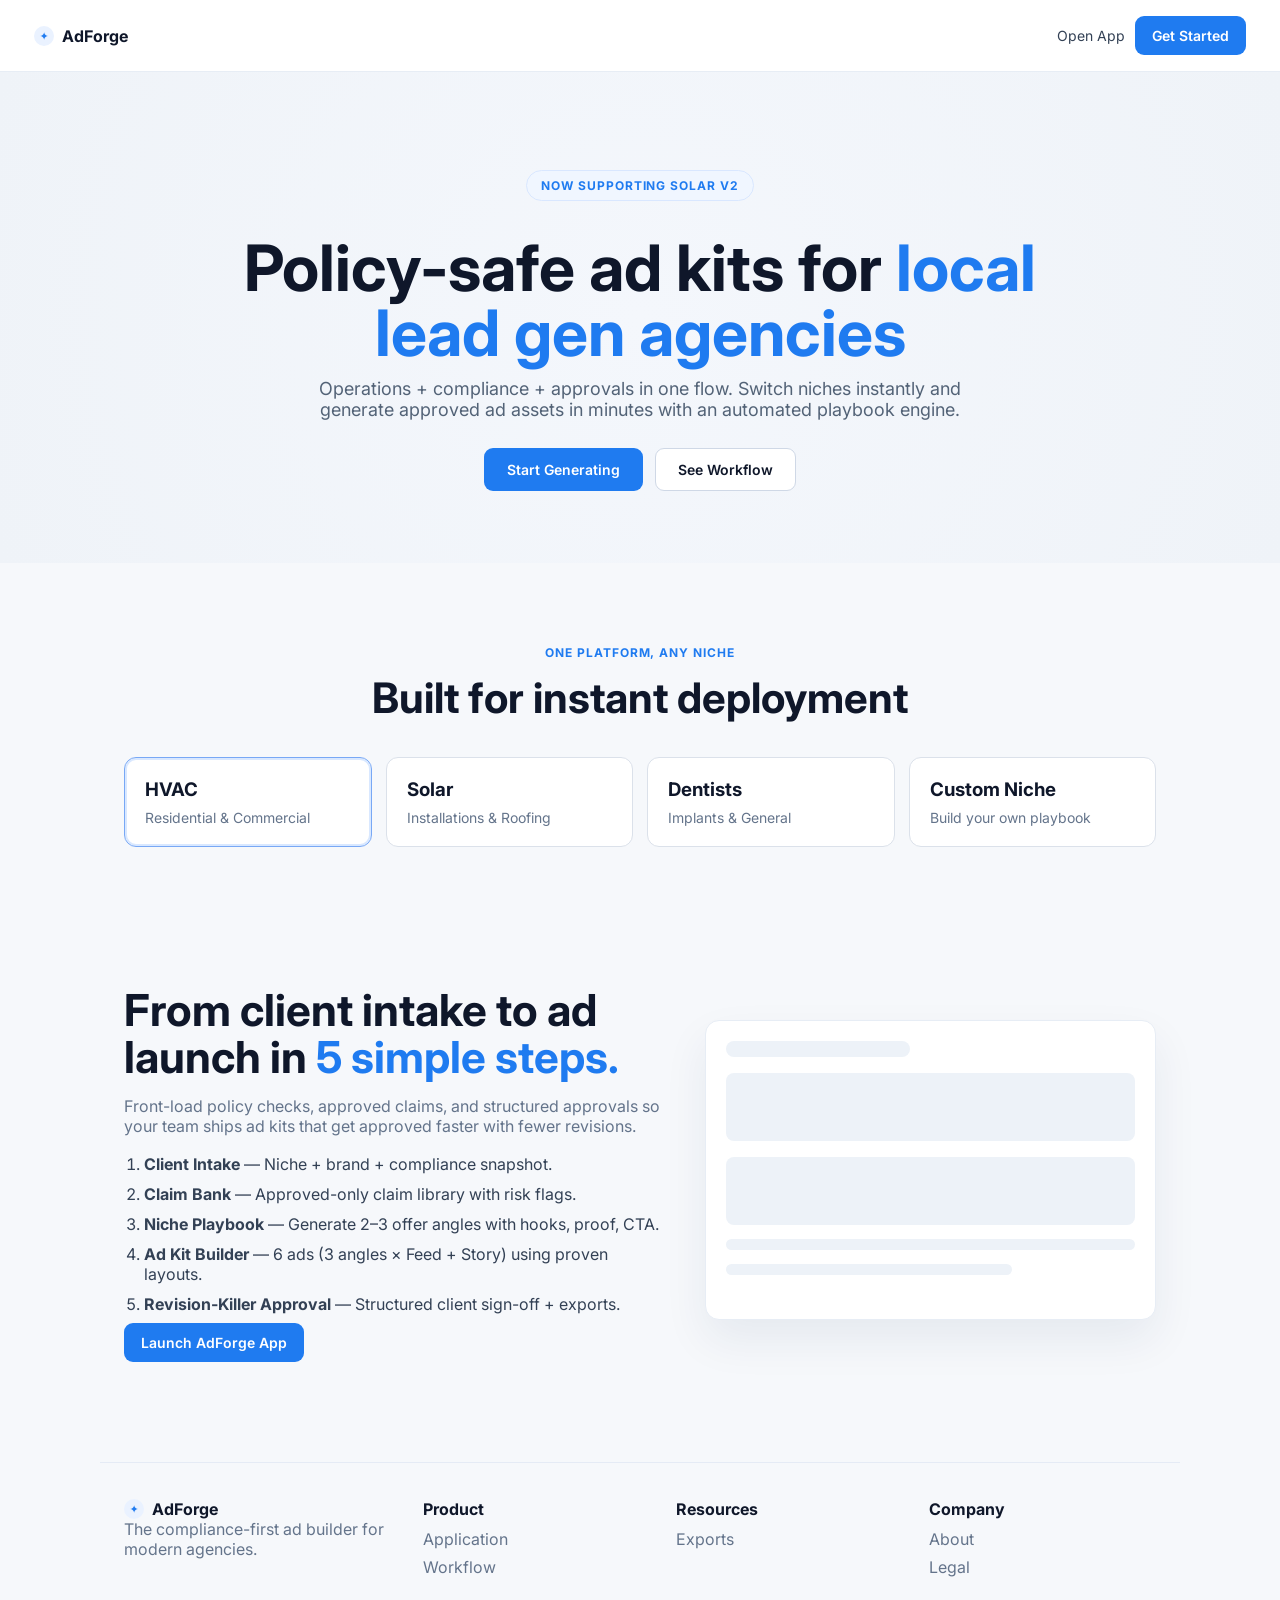
<file: index.html>
<!doctype html>
<html lang="en">
  <head>
    <meta charset="UTF-8" />
    <meta name="viewport" content="width=device-width, initial-scale=1.0" />
    <title>AdForge — Policy-safe ad kits for local lead gen agencies</title>
    <link rel="preconnect" href="https://fonts.googleapis.com" />
    <link rel="preconnect" href="https://fonts.gstatic.com" crossorigin />
    <link
      href="https://fonts.googleapis.com/css2?family=Inter:wght@400;500;600;700;800;900&display=swap"
      rel="stylesheet"
    />
    <link rel="stylesheet" href="styles.css" />
  </head>
  <body>
    <header class="topbar">
      <div class="logo-wrap">
        <div class="logo-dot">✦</div>
        <span>AdForge</span>
      </div>
      <nav>
        <a href="app.html" class="ghost-link">Open App</a>
        <a href="app.html" class="btn btn-primary">Get Started</a>
      </nav>
    </header>

    <main>
      <section class="hero section-light">
        <p class="eyebrow">Now supporting solar v2</p>
        <h1>
          Policy-safe ad kits for
          <span>local lead gen agencies</span>
        </h1>
        <p class="hero-copy">
          Operations + compliance + approvals in one flow. Switch niches instantly and generate approved ad assets in minutes with an automated playbook engine.
        </p>
        <div class="hero-actions">
          <a href="app.html" class="btn btn-primary btn-lg">Start Generating</a>
          <a href="app.html#workflow" class="btn btn-secondary btn-lg">See Workflow</a>
        </div>
      </section>

      <section class="section niche-section">
        <p class="kicker">One platform, any niche</p>
        <h2>Built for instant deployment</h2>
        <div class="niche-grid">
          <article class="niche-card active">
            <h3>HVAC</h3>
            <p>Residential & Commercial</p>
          </article>
          <article class="niche-card">
            <h3>Solar</h3>
            <p>Installations & Roofing</p>
          </article>
          <article class="niche-card">
            <h3>Dentists</h3>
            <p>Implants & General</p>
          </article>
          <article class="niche-card">
            <h3>Custom Niche</h3>
            <p>Build your own playbook</p>
          </article>
        </div>
      </section>

      <section class="section workflow" id="workflow">
        <div class="workflow-left">
          <h2>From client intake to ad launch in <span>5 simple steps.</span></h2>
          <p>
            Front-load policy checks, approved claims, and structured approvals so your team ships ad kits that get approved faster with fewer revisions.
          </p>
          <ol>
            <li><strong>Client Intake</strong> — Niche + brand + compliance snapshot.</li>
            <li><strong>Claim Bank</strong> — Approved-only claim library with risk flags.</li>
            <li><strong>Niche Playbook</strong> — Generate 2–3 offer angles with hooks, proof, CTA.</li>
            <li><strong>Ad Kit Builder</strong> — 6 ads (3 angles × Feed + Story) using proven layouts.</li>
            <li><strong>Revision-Killer Approval</strong> — Structured client sign-off + exports.</li>
          </ol>
          <a href="app.html" class="btn btn-primary">Launch AdForge App</a>
        </div>
        <div class="workflow-preview" aria-hidden="true">
          <div class="mock-top"></div>
          <div class="mock-card"></div>
          <div class="mock-card"></div>
          <div class="mock-line"></div>
          <div class="mock-line short"></div>
        </div>
      </section>
    </main>

    <footer>
      <div>
        <div class="logo-wrap">
          <div class="logo-dot">✦</div>
          <span>AdForge</span>
        </div>
        <p>The compliance-first ad builder for modern agencies.</p>
      </div>
      <div>
        <h4>Product</h4>
        <a href="app.html">Application</a>
        <a href="#workflow">Workflow</a>
      </div>
      <div>
        <h4>Resources</h4>
        <a href="app.html#exports">Exports</a>
      </div>
      <div>
        <h4>Company</h4>
        <a href="#">About</a>
        <a href="#">Legal</a>
      </div>
    </footer>
  </body>
</html>
</file>
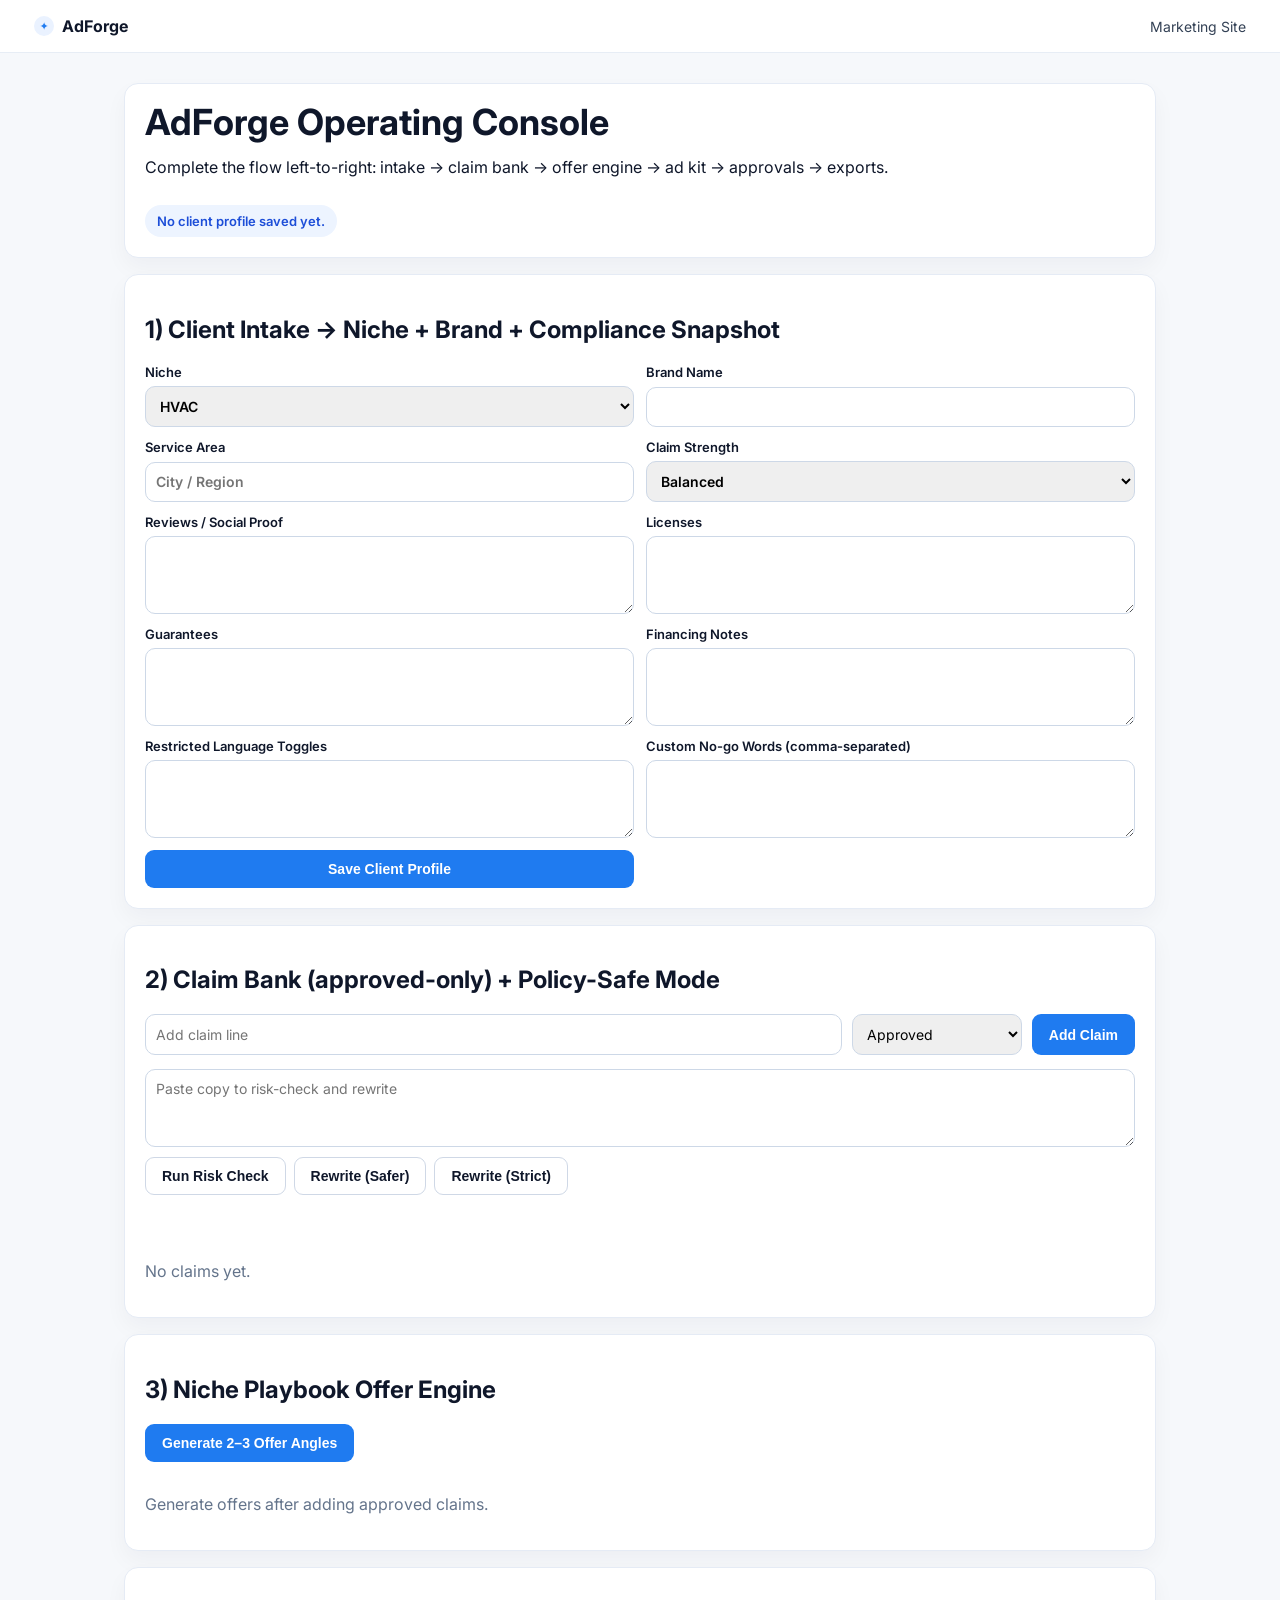
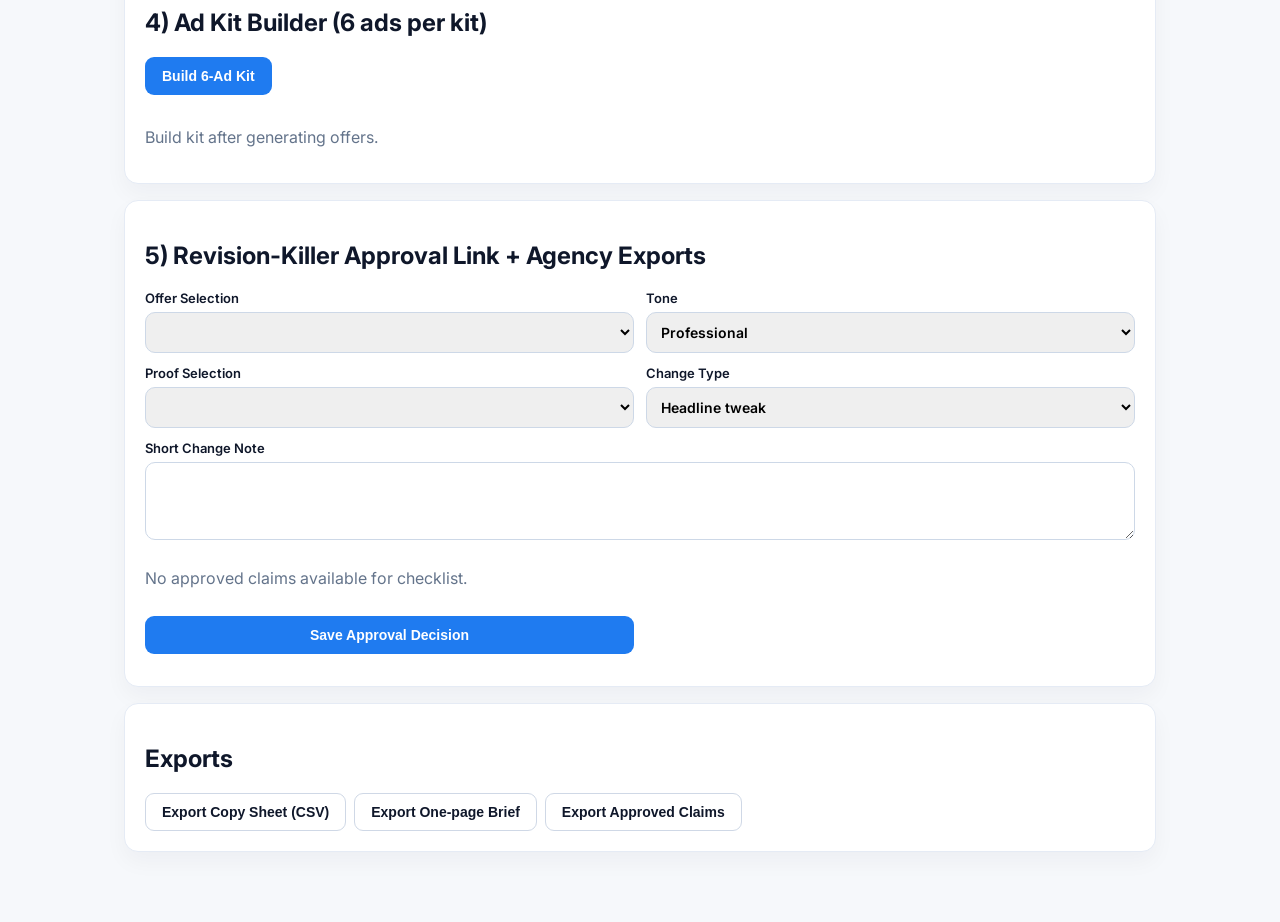
<file: app.html>
<!doctype html>
<html lang="en">
  <head>
    <meta charset="UTF-8" />
    <meta name="viewport" content="width=device-width, initial-scale=1.0" />
    <title>AdForge App</title>
    <link rel="preconnect" href="https://fonts.googleapis.com" />
    <link rel="preconnect" href="https://fonts.gstatic.com" crossorigin />
    <link href="https://fonts.googleapis.com/css2?family=Inter:wght@400;500;600;700;800&display=swap" rel="stylesheet" />
    <link rel="stylesheet" href="styles.css" />
  </head>
  <body>
    <header class="topbar">
      <div class="logo-wrap">
        <div class="logo-dot">✦</div>
        <span>AdForge</span>
      </div>
      <nav>
        <a href="index.html" class="ghost-link">Marketing Site</a>
      </nav>
    </header>

    <main class="section app-main">
      <section class="app-intro card">
        <h1 class="app-title">AdForge Operating Console</h1>
        <p>Complete the flow left-to-right: intake → claim bank → offer engine → ad kit → approvals → exports.</p>
        <div id="statusBadge" class="status-badge">No client profile saved yet.</div>
      </section>

      <section class="card" id="intake">
        <h2>1) Client Intake → Niche + Brand + Compliance Snapshot</h2>
        <form id="intakeForm" class="grid-2">
          <label>Niche
            <select name="niche" required>
              <option value="HVAC">HVAC</option>
              <option value="Solar">Solar</option>
              <option value="Dentists">Dentists</option>
              <option value="Custom">Custom</option>
            </select>
          </label>
          <label>Brand Name<input name="brandName" required /></label>
          <label>Service Area<input name="serviceArea" placeholder="City / Region" required /></label>
          <label>Claim Strength
            <select name="claimStrength">
              <option>Conservative</option>
              <option selected>Balanced</option>
              <option>Assertive</option>
            </select>
          </label>
          <label>Reviews / Social Proof<textarea name="reviews"></textarea></label>
          <label>Licenses<textarea name="licenses"></textarea></label>
          <label>Guarantees<textarea name="guarantees"></textarea></label>
          <label>Financing Notes<textarea name="financing"></textarea></label>
          <label>Restricted Language Toggles<textarea name="restricted"></textarea></label>
          <label>Custom No-go Words (comma-separated)<textarea name="noGo"></textarea></label>
          <button type="submit" class="btn btn-primary">Save Client Profile</button>
        </form>
      </section>

      <section class="card" id="claim-bank">
        <h2>2) Claim Bank (approved-only) + Policy-Safe Mode</h2>
        <form id="claimForm" class="inline-form">
          <input id="claimInput" placeholder="Add claim line" required />
          <select id="claimStatus"><option>Approved</option><option>Rejected</option></select>
          <button class="btn btn-primary" type="submit">Add Claim</button>
        </form>

        <div class="policy-tools">
          <textarea id="policyText" placeholder="Paste copy to risk-check and rewrite"></textarea>
          <div class="policy-actions">
            <button id="riskCheckBtn" class="btn btn-secondary" type="button">Run Risk Check</button>
            <button id="rewriteSaferBtn" class="btn btn-secondary" type="button">Rewrite (Safer)</button>
            <button id="rewriteStrictBtn" class="btn btn-secondary" type="button">Rewrite (Strict)</button>
          </div>
          <p id="riskOutput" class="mono"></p>
        </div>

        <div id="claimsList" class="list"></div>
      </section>

      <section class="card" id="offers">
        <h2>3) Niche Playbook Offer Engine</h2>
        <button id="generateOffersBtn" class="btn btn-primary" type="button">Generate 2–3 Offer Angles</button>
        <div id="offersOutput" class="list"></div>
      </section>

      <section class="card" id="adkit">
        <h2>4) Ad Kit Builder (6 ads per kit)</h2>
        <button id="generateKitBtn" class="btn btn-primary" type="button">Build 6-Ad Kit</button>
        <div id="adKitOutput" class="list"></div>
      </section>

      <section class="card" id="approval">
        <h2>5) Revision-Killer Approval Link + Agency Exports</h2>
        <form id="approvalForm" class="grid-2">
          <label>Offer Selection<select id="offerSelection"></select></label>
          <label>Tone
            <select id="toneSelection">
              <option>Professional</option>
              <option>Friendly</option>
              <option>Urgent</option>
            </select>
          </label>
          <label>Proof Selection<select id="proofSelection"></select></label>
          <label>Change Type
            <select id="changeType">
              <option>Headline tweak</option>
              <option>CTA tweak</option>
              <option>Proof line change</option>
            </select>
          </label>
          <label class="full">Short Change Note<textarea id="changeNote"></textarea></label>
          <div id="claimChecklist" class="full checklist"></div>
          <button class="btn btn-primary" type="submit">Save Approval Decision</button>
        </form>
        <p id="approvalResult" class="mono"></p>
      </section>

      <section class="card" id="exports">
        <h2>Exports</h2>
        <div class="policy-actions">
          <button id="exportCsvBtn" class="btn btn-secondary" type="button">Export Copy Sheet (CSV)</button>
          <button id="exportBriefBtn" class="btn btn-secondary" type="button">Export One-page Brief</button>
          <button id="exportClaimsBtn" class="btn btn-secondary" type="button">Export Approved Claims</button>
        </div>
      </section>
    </main>

    <script src="app.js"></script>
  </body>
</html>
</file>
<file: styles.css>
:root {
  --text: #0f172a;
  --muted: #64748b;
  --line: #dbe1ea;
  --blue: #1f7bf0;
}
* { box-sizing: border-box; }
body {
  margin: 0;
  font-family: "Inter", system-ui, -apple-system, sans-serif;
  color: var(--text);
  background: #f6f8fb;
}
.topbar {
  display: flex;
  align-items: center;
  justify-content: space-between;
  padding: 16px 34px;
  background: #fff;
  border-bottom: 1px solid #e7edf5;
  position: sticky;
  top: 0;
  z-index: 20;
}
.logo-wrap { display: flex; gap: 8px; align-items: center; font-weight: 700; }
.logo-dot {
  width: 20px; height: 20px; border-radius: 999px; display: grid; place-items: center;
  background: #eaf2ff; color: var(--blue); font-size: 11px;
}
nav { display: flex; gap: 10px; align-items: center; }
.ghost-link { color: #334155; text-decoration: none; font-size: 14px; }
.btn {
  border-radius: 9px; padding: 10px 16px; text-decoration: none; font-weight: 600;
  font-size: 14px; border: 1px solid transparent; cursor: pointer;
}
.btn-sm { padding: 6px 10px; font-size: 12px; }
.btn-primary { background: var(--blue); color: white; }
.btn-secondary { background: #fff; color: #0f172a; border-color: #cfd8e6; }
.btn-lg { padding: 12px 22px; }
.section { max-width: 1080px; margin: 0 auto; padding: 70px 24px; }
.section-light {
  max-width: 100%; margin: 0; text-align: center;
  background: radial-gradient(circle at center, #f4f7fc 0%, #eff3f8 100%); padding: 86px 20px 72px;
}
.eyebrow, .kicker {
  text-transform: uppercase; letter-spacing: 0.08em; font-size: 12px; font-weight: 700; color: var(--blue);
}
.eyebrow {
  display: inline-block; border: 1px solid #d9e7ff; background: #f0f6ff; padding: 7px 14px; border-radius: 999px;
}
h1 { margin: 22px auto 12px; font-size: clamp(34px, 5vw, 66px); line-height: 1.02; max-width: 800px; }
h1 span, .workflow h2 span { color: var(--blue); }
.hero-copy { color: #536377; max-width: 660px; margin: 0 auto; font-size: 18px; }
.hero-actions { margin-top: 28px; display: flex; justify-content: center; gap: 12px; }
.niche-section { text-align: center; }
.niche-section h2 { margin-top: 8px; font-size: 42px; }
.niche-grid { margin-top: 24px; display: grid; grid-template-columns: repeat(4, minmax(0, 1fr)); gap: 14px; }
.niche-card { background: white; border: 1px solid var(--line); border-radius: 12px; text-align: left; padding: 20px; }
.niche-card.active { border-color: #78a8f5; box-shadow: 0 0 0 2px #d9e8ff inset; }
.niche-card h3 { margin: 0 0 8px; }
.niche-card p { margin: 0; color: var(--muted); font-size: 14px; }
.workflow { display: grid; grid-template-columns: 1.2fr 1fr; gap: 40px; align-items: center; }
.workflow h2 { font-size: 44px; margin: 0; line-height: 1.05; }
.workflow p { color: var(--muted); }
ol { margin: 18px 0; padding-left: 20px; color: #334155; display: grid; gap: 10px; }
.workflow-preview {
  min-height: 300px; background: white; border: 1px solid #e7edf5; border-radius: 14px;
  padding: 20px; box-shadow: 0 20px 45px rgba(20, 41, 81, 0.07);
}
.mock-top, .mock-card, .mock-line { background: #edf2f8; border-radius: 8px; }
.mock-top { height: 16px; width: 45%; }
.mock-card { height: 68px; margin-top: 16px; }
.mock-line { height: 11px; margin-top: 14px; }
.mock-line.short { width: 70%; }
footer {
  border-top: 1px solid #e5ebf5; margin-top: 40px; padding: 36px 24px; display: grid;
  grid-template-columns: 1.2fr repeat(3, 1fr); gap: 26px; max-width: 1080px; margin-inline: auto;
}
footer h4 { margin: 0 0 10px; }
footer a, footer p { display: block; text-decoration: none; color: var(--muted); margin: 0 0 8px; }

/* app */
.app-main { padding-top: 30px; display: grid; gap: 16px; }
.card {
  background: #fff; border: 1px solid #e5ebf5; border-radius: 14px; padding: 20px;
  box-shadow: 0 10px 22px rgba(15, 23, 42, 0.04);
}
.app-title { font-size: 36px; margin: 0 0 8px; }
.status-badge {
  margin-top: 12px; display: inline-block; background: #edf4ff; color: #1d4ed8;
  padding: 8px 12px; border-radius: 999px; font-size: 13px; font-weight: 600;
}
.grid-2 { display: grid; grid-template-columns: 1fr 1fr; gap: 12px; }
.grid-2 .full { grid-column: 1 / -1; }
label { display: grid; gap: 6px; font-size: 13px; font-weight: 600; }
input, select, textarea {
  width: 100%; border: 1px solid #cdd8e7; border-radius: 10px; padding: 10px;
  font: inherit; font-size: 14px;
}
textarea { min-height: 78px; resize: vertical; }
.inline-form { display: grid; grid-template-columns: 1fr 170px auto; gap: 10px; }
.policy-tools { margin-top: 14px; display: grid; gap: 10px; }
.policy-actions { display: flex; flex-wrap: wrap; gap: 8px; }
.list { margin-top: 16px; display: grid; gap: 10px; }
.item-row {
  border: 1px solid #dfe8f5; background: #f9fbff; border-radius: 10px; padding: 10px;
  display: flex; justify-content: space-between; gap: 8px; align-items: center;
}
.item-card { border: 1px solid #e3eaf4; border-radius: 12px; padding: 14px; background: #fff; }
.item-card h3 { margin: 0 0 8px; font-size: 18px; }
.item-card p { margin: 0 0 6px; color: #334155; }
.mono { font-family: ui-monospace, SFMono-Regular, Menlo, monospace; font-size: 12px; color: #334155; }
.muted { color: var(--muted); }
.checklist { display: grid; gap: 8px; }
.checklist label { display: flex; align-items: center; gap: 8px; font-weight: 500; }

@media (max-width: 900px) {
  .niche-grid, footer, .grid-2 { grid-template-columns: 1fr 1fr; }
  .workflow { grid-template-columns: 1fr; }
}
@media (max-width: 700px) {
  .topbar { padding: 14px 16px; }
  .niche-grid, footer, .grid-2, .inline-form { grid-template-columns: 1fr; }
  .hero-actions { flex-direction: column; align-items: center; }
  .workflow h2, .niche-section h2, .app-title { font-size: 32px; }
}
</file>
